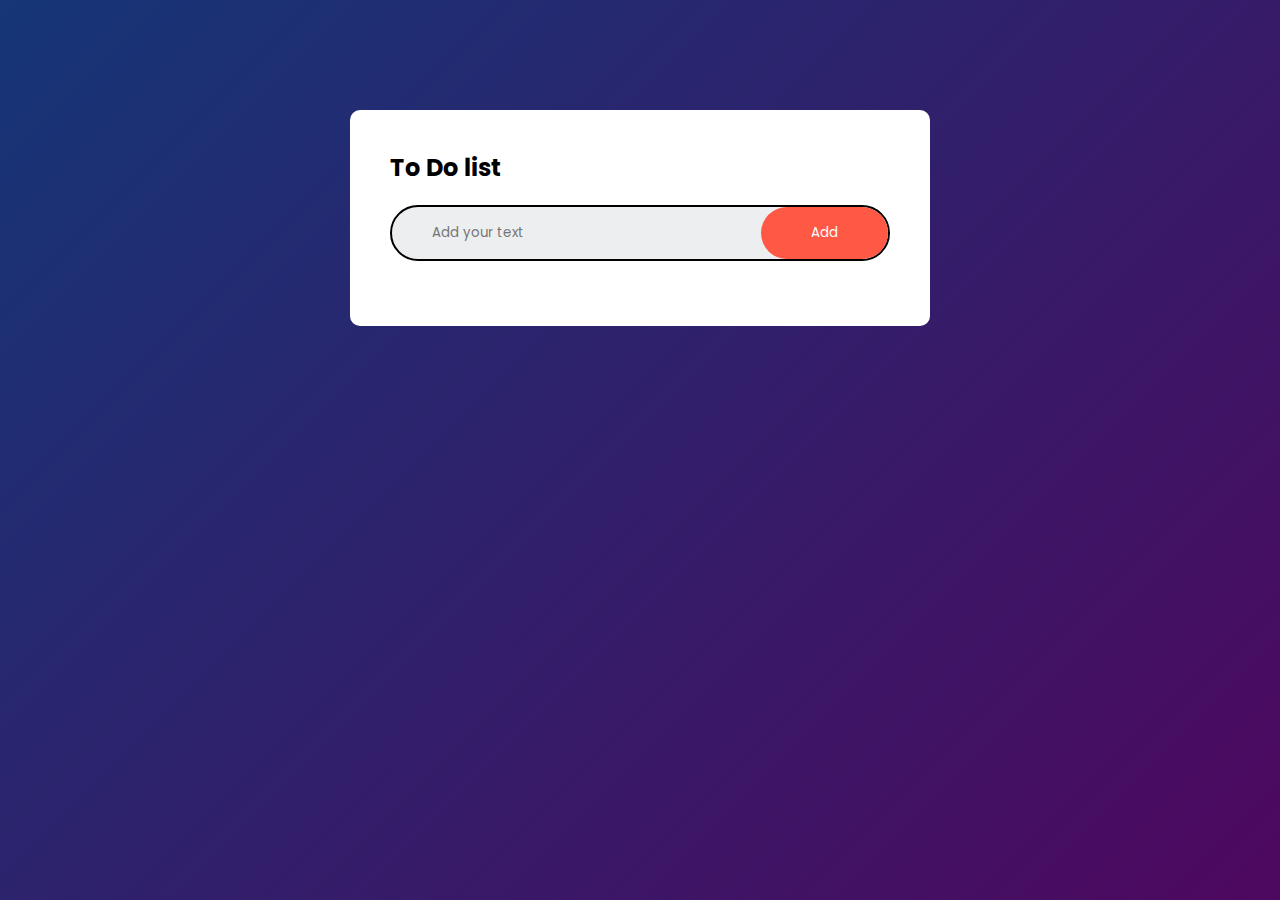
<file: Batzorig_todolist/index.html>
<!DOCTYPE html>
<html lang="en">
  <head>
    <meta charset="UTF-8" />
    <meta name="viewport" content="width=device-width, initial-scale=1.0" />
    <title>To do list</title>
    <link rel="stylesheet" href="./style.css" />
  </head>
  <body>
    <div id="root"></div>
  </body>
  <script src="./script.js"></script>
</html>
</file>
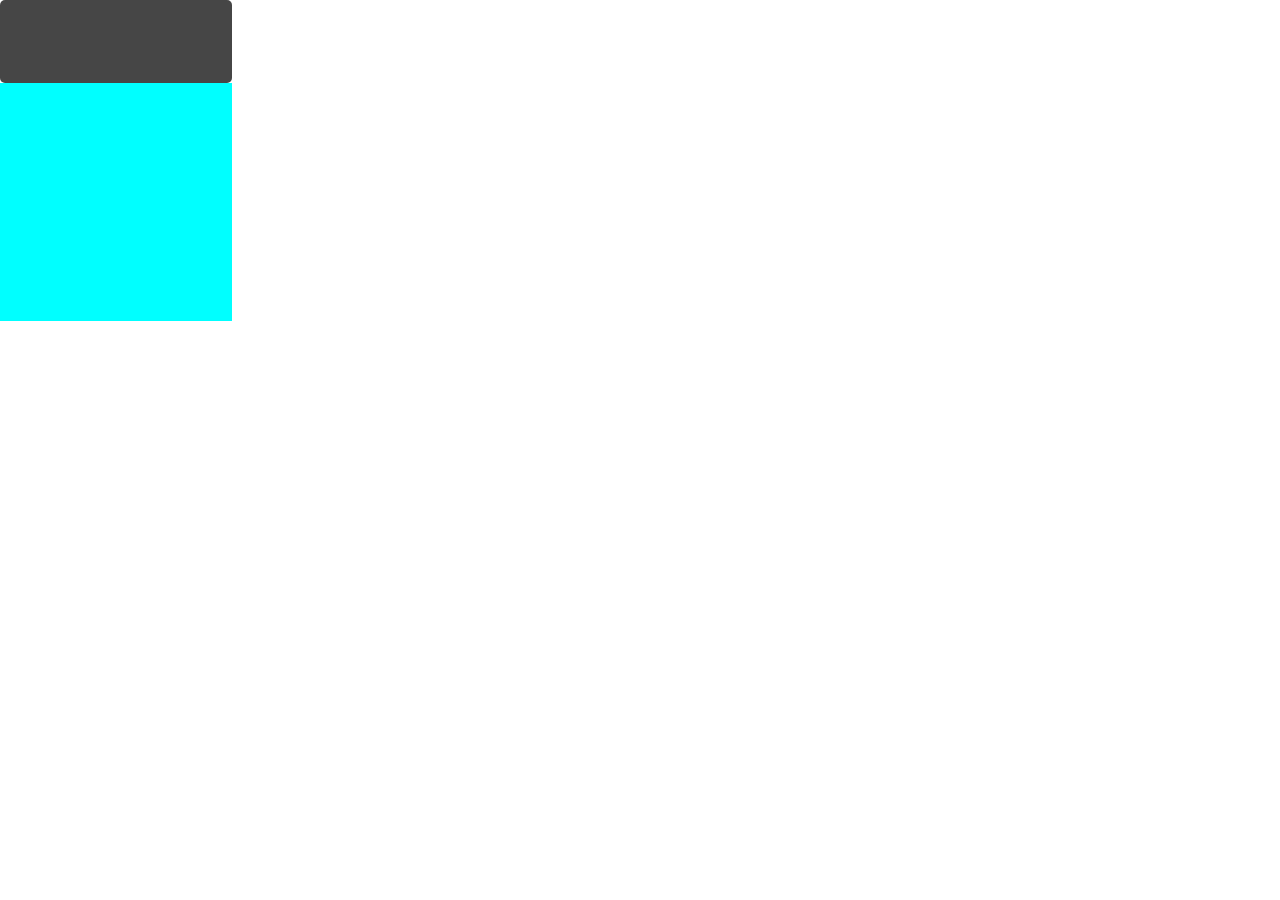
<file: calculator/index.html>
<!DOCTYPE html>
<html lang="en">
  <head>
    <meta charset="UTF-8" />
    <meta name="viewport" content="width=device-width, initial-scale=1.0" />
    <title>Document</title>
    <link rel="stylesheet" href="./style.css" />
  </head>
  <body>
    <div id="root" class="root"></div>
  </body>
  <script src="./script.js"></script>
</html>
</file>
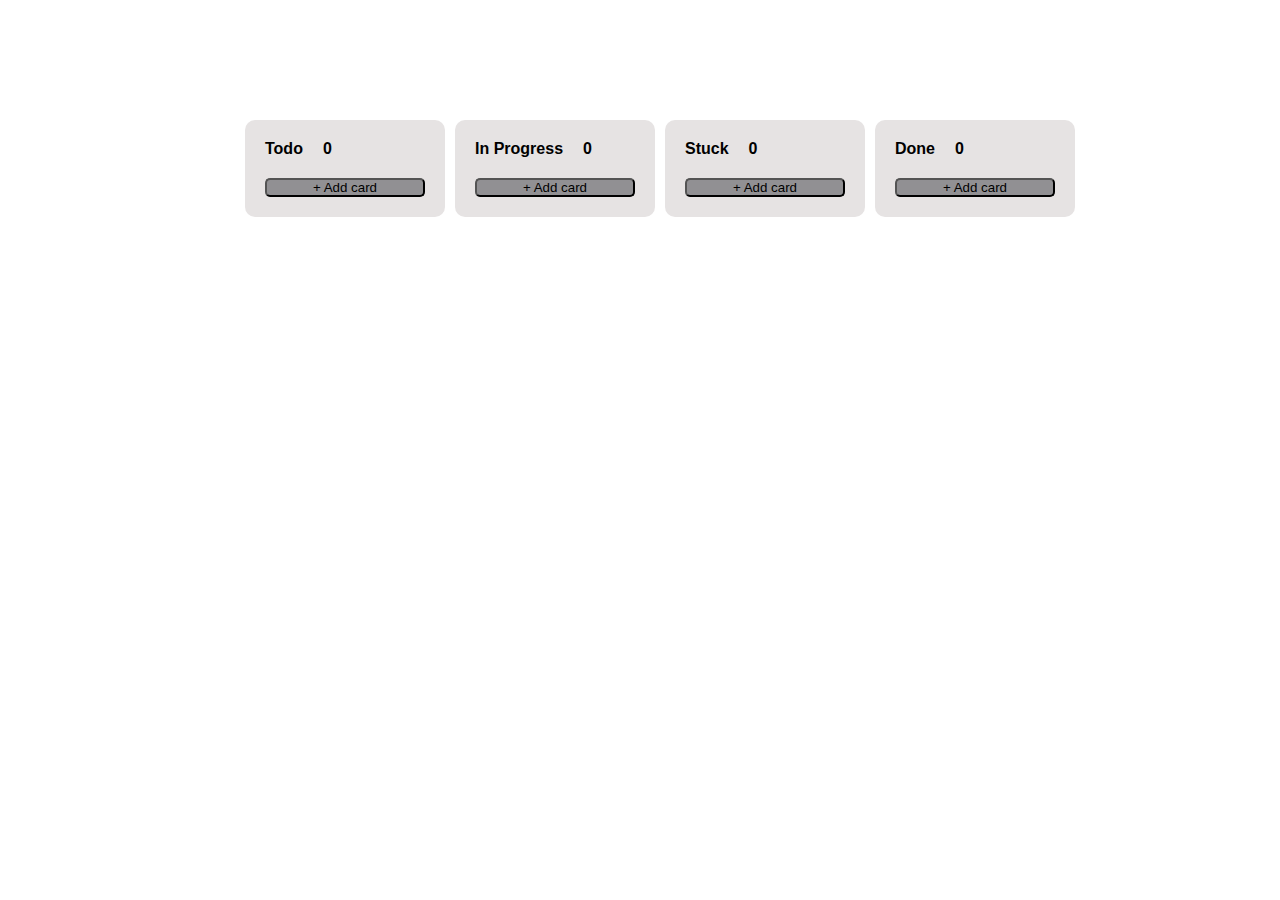
<file: my_to_do_list/index.html>
<!DOCTYPE html>
<html lang="en">
  <head>
    <meta charset="UTF-8" />
    <meta name="viewport" content="width=device-width, initial-scale=1.0" />
    <title>Document</title>
    <link rel="stylesheet" href="./style.css" />
  </head>
  <body>
    <div id="root"></div>
  </body>
  <script src="./script.js"></script>
</html>
</file>
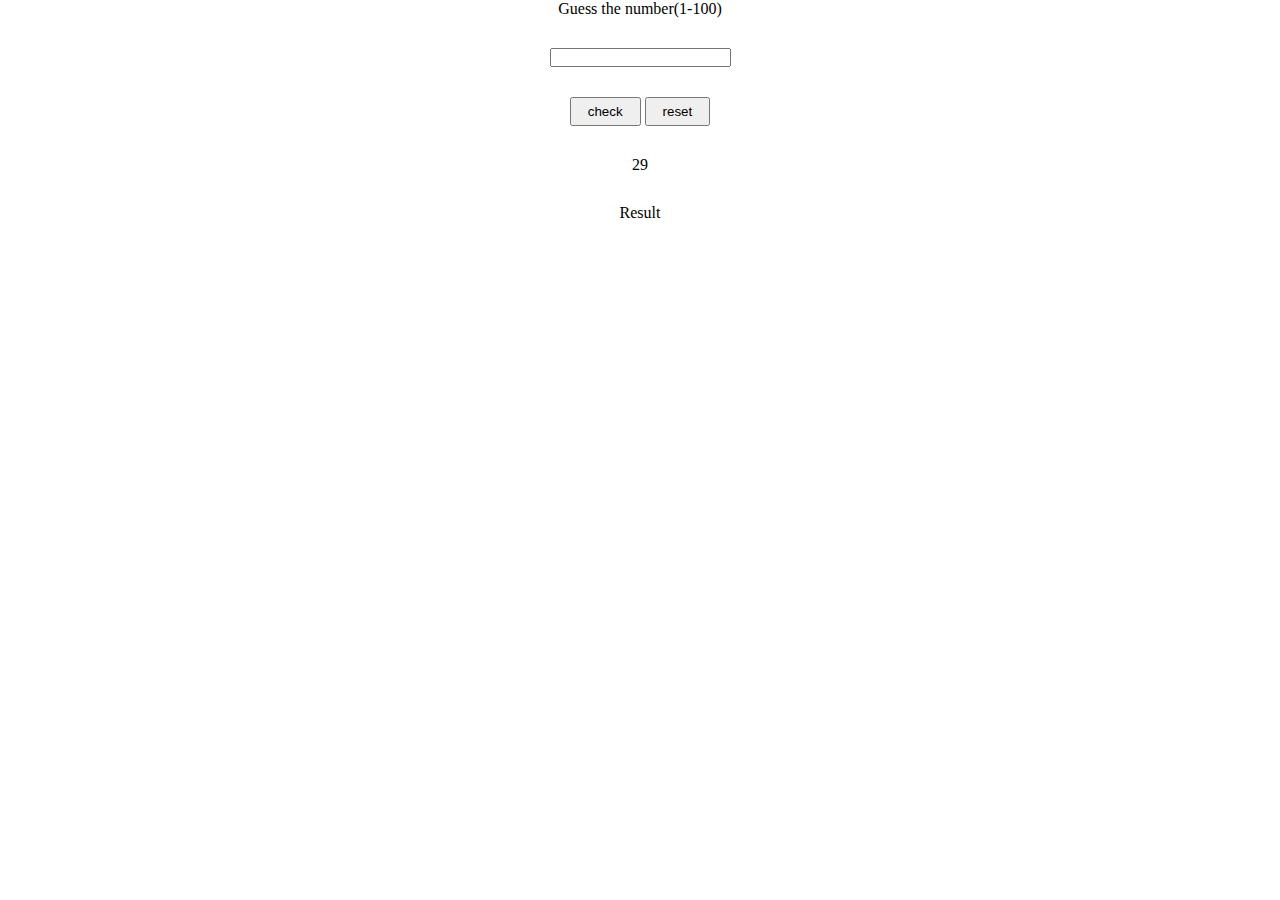
<file: Testing1/index.html>
<!DOCTYPE html>
<html lang="en">
  <head>
    <meta charset="UTF-8" />
    <meta name="viewport" content="width=device-width, initial-scale=1.0" />
    <title>Document</title>
    <link rel="stylesheet" href="./style.css" />
  </head>
  <body>
    <div class="container">
      <p>Guess the number(1-100)</p>
      <div>
        <label for="num"></label>
        <input type="text" name="num" id="num" />
      </div>
      <div class="buttons">
        <button onclick="search()">check</button>
        <button onclick="newNum()">reset</button>
      </div>
      <p id="rando"></p>
      <p id="result">Result</p>
    </div>
  </body>
  <script src="./test.js"></script>
</html>
</file>
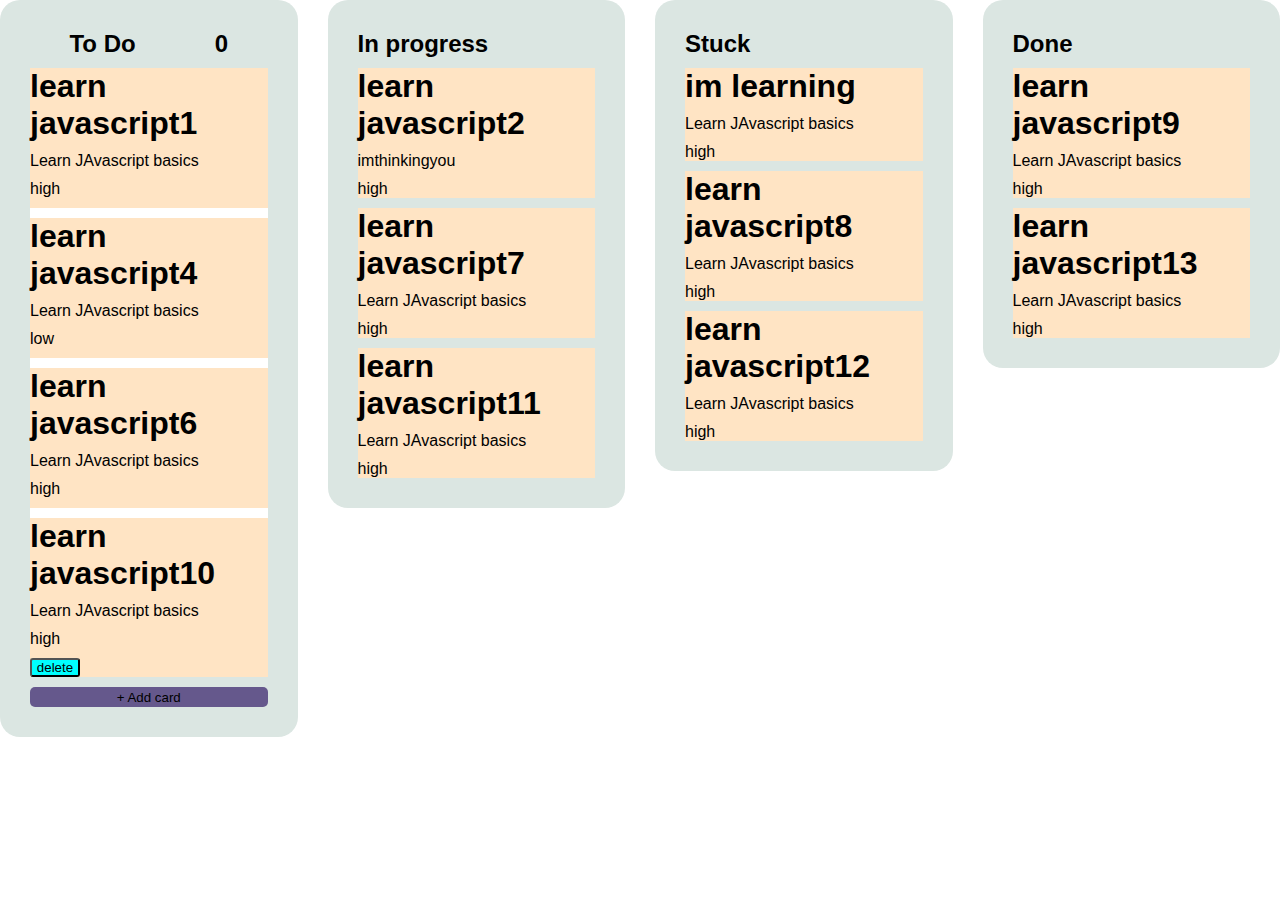
<file: todo/index.html>
<!DOCTYPE html>
<html lang="en">
  <head>
    <meta charset="UTF-8" />
    <meta name="viewport" content="width=device-width, initial-scale=1.0" />
    <title>Document</title>
    <link rel="stylesheet" href="./style.css" />
  </head>
  <body>
    <div id="root" class="root">
      <div id="container" class="container"></div>
    </div>
  </body>
  <script src="./script.js"></script>
</html>
</file>
<file: Batzorig_todolist/style.css>
@import url("https://fonts.googleapis.com/css2?family=Poppins:ital,wght@0,400;0,600;0,700;0,800;1,700&display=swap");
* {
  margin: 0;
  padding: 0;
  box-sizing: border-box;
  font-family: "Poppins", sans-serif;
}
ul,
li {
  list-style: none;
}
#root {
  min-height: 100vh;
  background: linear-gradient(135deg, #153677, #4e085f);
  padding: 10px;
}
.container {
  max-width: 580px;
  margin: 100px auto 20px;
  padding: 40px;
  background-color: #fff;
  border-radius: 10px;
}
.todoTitle {
  margin-bottom: 20px;
}
.todoAdd {
  border: 2px solid;
  display: flex;
  align-items: center;
  justify-content: space-between;
  background-color: #edeef0;
  border-radius: 30px;
  padding-left: 30px;
  margin-bottom: 25px;
}
.todoAdd input {
  flex: 1;
  padding: 10px;
  border: none;
  outline: none;
  background: transparent;
}
.todoAdd button {
  background: #ff5945;
  border: none;
  outline: none;
  color: #fff;
  border-radius: 40px;
  padding: 10px;
  padding: 16px 50px;
  cursor: pointer;
}
.todoList {
  /* border: 2px solid red; */
}
.todoList li {
  display: flex;
  justify-content: space-between;
  padding: 10px 0;
  align-items: center;
  gap: 5px;
  border-bottom: 1px solid black;
  position: relative;
}

.todoList li:last-child {
  border: none;
}
.todoList li input {
  flex: 1;
  height: 30px;
  border: none;
  outline: none;
  background: inherit;
  padding: 5px;
  padding-left: 30px;
  border-radius: 5px;
}
.todoList li input:enabled {
  background-color: #edeef0;
}
.checkboxs {
  display: none;
}
.todoList li label {
  width: 100px;
  height: 30px;
  background-color: #5a95ff;
  text-align: center;
  display: flex;
  align-items: center;
  justify-content: center;
  color: #fff;
  cursor: pointer;
}
.todoList li button {
  border: none;
  outline: none;
  width: 30px;
  text-align: center;
  height: 30px;
  background-color: #ff5c5c;
  font-size: 18px;
  cursor: pointer;
}
.checkboxInput {
  /* appearance: none; */
  width: 20px;
  height: 20px;
  border: 2px solid red;
  position: absolute;
  left: 0;
  border-radius: 50%;
}
</file>
<file: calculator/style.css>
* {
  box-sizing: border-box;
  padding: 0;
  margin: 0;
}
.mainBody {
  width: 232px;
  height: 321px;

  border-radius: 5px;
}
.head {
  width: 100%;
  height: 26%;
  padding: 20px 20px 8px 20px;
  display: flex;
  flex-direction: column;
  align-items: flex-end;
  background-color: #222121d5;
  border-radius: 5px;
}

.body {
  width: 100%;
  height: 74%;
  background-color: aqua;
}
</file>
<file: my_to_do_list/style.css>
* {
  margin: 0;
  padding: 0;
  box-sizing: border-box;
  font-family: "Roboto", sans-serif;
}
body {
  background-image: url("https://c1.wallpaperflare.com/path/565/385/156/sunset-brook-green-meadow-june-df867360f0bed19da26bbb3838498c8f.jpg");
  background-repeat: no-repeat;
  background-size: 100%;
  position: relative;
}
.container {
  width: 1320px;
  padding: 0px 16px;
  margin: auto;
  height: 100%;
  display: flex;
  align-items: center;
  justify-content: center;
}
.boards {
  display: flex;
  gap: 10px;
  width: fit-content;
  padding: 120px;
}
.board {
  width: 200px;
  height: fit-content;
  background-color: rgb(230, 227, 227);
  border-radius: 10px;
  padding: 20px;
  display: flex;
  flex-direction: column;
  gap: 10px;
}
.head {
  display: flex;
  gap: 20px;
  font-weight: 700;
}
.addCardBtn {
  width: 100%;
  background-color: rgb(145, 144, 147);
  border-radius: 5px;
}
.cards {
  width: 100%;
  display: flex;
  flex-direction: column;

  gap: 10px;
}
.card {
  width: 100%;
  height: 100px;
  background-color: white;
  border-radius: 6px;
}

.addCardDiv {
  width: 100%;
  height: 100%;
  display: flex;
  flex-direction: column;
  align-items: center;
  position: absolute;
  top: 0px;
  padding: 120px;
}
.modal {
  width: 400px;
  height: 500px;
  background-color: white;
  border-radius: 10px;
  padding: 16px;
  display: flex;
  flex-direction: column;
  gap: 25px;
}
.title {
  background-color: white;
  border-radius: 4px;
  border: solid 0.5px gray;
  width: 100%;
  height: 33px;
}
.description {
  background-color: white;
  border-radius: 4px;
  border: solid 0.5px gray;
  width: 100%;
  height: 100px;
}
.status {
  background-color: white;
  border-radius: 4px;
  border: solid 0.5px gray;
  width: 100%;
  height: 33px;
}
.priority {
  background-color: white;
  border-radius: 4px;
  border: solid 0.5px gray;
  width: 100%;
  height: 33px;
}
.addTaskBtn {
  background-color: rgb(0, 0, 0);
  border-radius: 4px;
  width: 100%;
  height: 35px;
  color: white;
}

.deleteBtn {
  background-color: rgb(204, 209, 208);
  width: 20px;
  height: 20px;
  border-radius: 50%;
}
</file>
<file: Testing1/style.css>
* {
  box-sizing: border-box;
  padding: 0;
  margin: 0;
}
.container {
  margin: auto;
  text-align: center;
  display: flex;
  flex-direction: column;
  gap: 30px;
}
button {
  padding: 5px 16px;
}
.result {
  width: 144px;
  height: 25px;
  margin: auto;
}
</file>
<file: todo/style.css>
* {
  margin: 0;
  padding: 0;
  box-sizing: border-box;
  font-family: "Roboto", sans-serif;
}
body {
  background-image: url("https://c1.wallpaperflare.com/path/565/385/156/sunset-brook-green-meadow-june-df867360f0bed19da26bbb3838498c8f.jpg");
  background-repeat: no-repeat;
  background-size: 100%;
  position: relative;
}
.container {
  margin: auto;
  height: 100%;
  display: flex;
  justify-content: center;
  gap: 30px;
}
.todoList {
  width: 30%;
  height: fit-content;
  display: flex;
  flex-direction: column;
  background-color: rgb(219, 230, 226);
  padding: 30px;
  border-radius: 20px;
  gap: 10px;
}
.titleInput {
  width: 50px;
  height: 20px;
  background-color: beige;
}
.addCardBtn {
  width: 100%;
  height: 20px;
  background-color: rgb(101, 88, 140);
  border-radius: 5px;
  border: none;
}
.editCardBtn {
  width: 100%;
  height: 20px;
  background-color: rgb(101, 88, 140);
  border-radius: 5px;
  border: none;
}
.cards {
  display: flex;
  flex-direction: column;
  gap: 10px;
  background-color: white;
  width: fit-content;
}
.addCardDiv {
  width: 100%;
  height: 100%;
  display: flex;
  flex-direction: column;
  align-items: center;
  position: absolute;
  top: 0px;
  padding: 120px;
  display: none;
}
.modal {
  width: 400px;
  height: 500px;
  background-color: white;
  border-radius: 10px;
  padding: 16px;
  display: flex;
  flex-direction: column;
  gap: 25px;
}
.title {
  background-color: white;
  border-radius: 4px;
  border: solid 0.5px gray;
  width: 100%;
  height: 33px;
}
.description {
  background-color: white;
  border-radius: 4px;
  border: solid 0.5px gray;
  width: 100%;
  height: 100px;
}
.status {
  background-color: white;
  border-radius: 4px;
  border: solid 0.5px gray;
  width: 100%;
  height: 33px;
}
.priority {
  background-color: white;
  border-radius: 4px;
  border: solid 0.5px gray;
  width: 100%;
  height: 33px;
}
.addTaskBtn {
  background-color: rgb(101, 88, 140);
  border-radius: 4px;
  width: 100%;
  height: 35px;
  color: black;
}
.todoHead {
  display: flex;
  justify-content: space-around;
}
.card {
  background-color: bisque;
  display: flex;
  flex-direction: column;
  gap: 10px;
  width: 100%;
}

.deleteBtn {
  width: 50px;
  border-radius: 3px;
  background-color: aqua;
}
</file>
